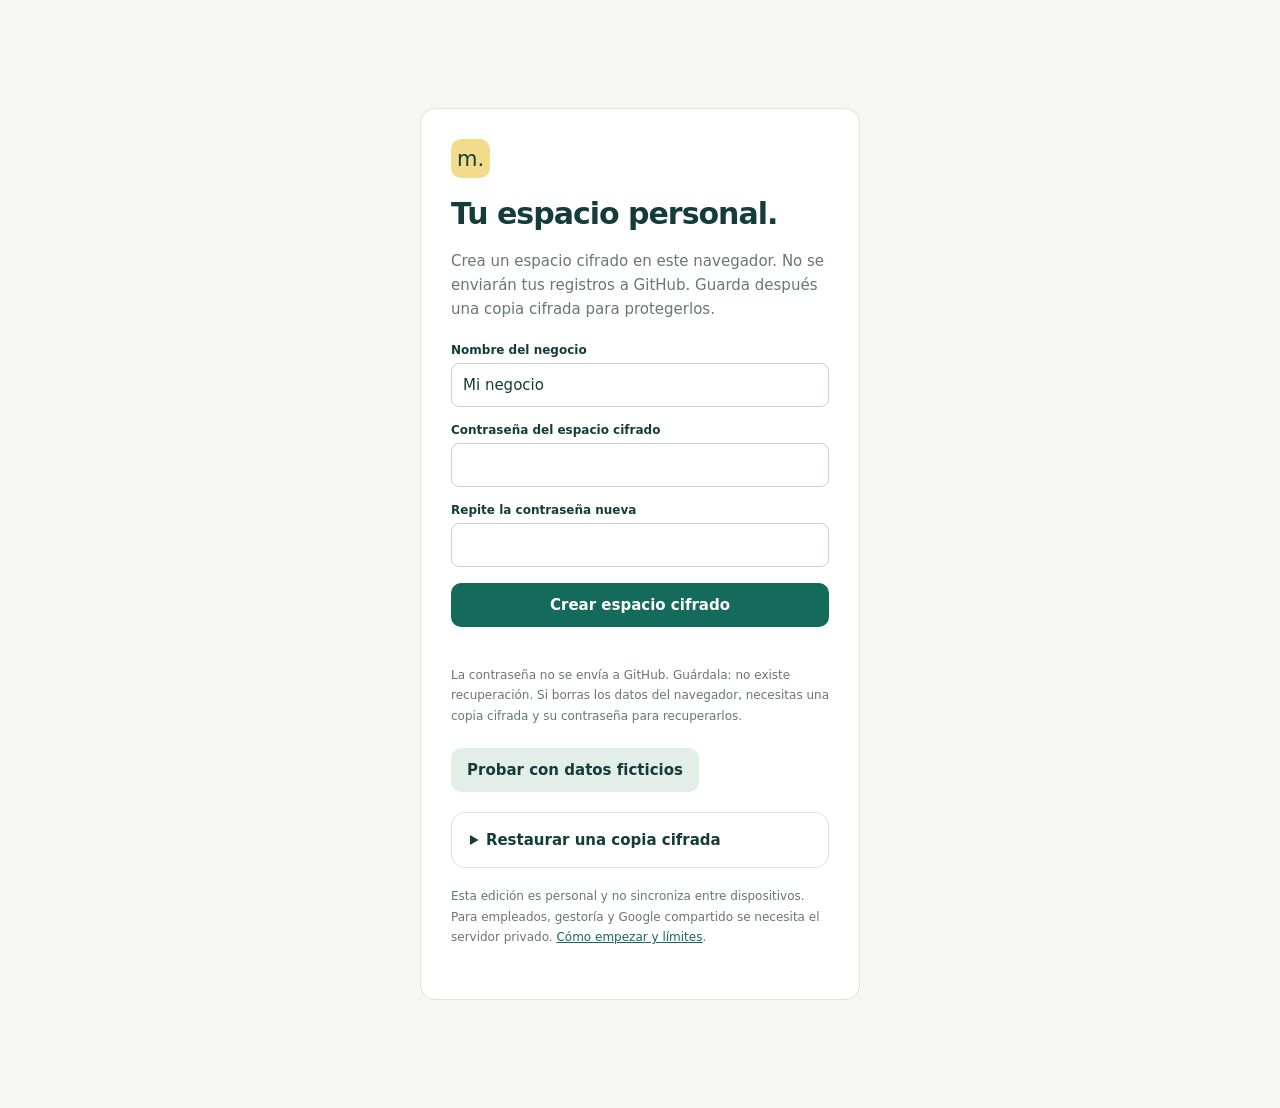
<file: index.html>
<!doctype html>
<html lang="es"><head><meta charset="utf-8"><meta name="viewport" content="width=device-width,initial-scale=1"><title>Mi negocio · Espacio personal</title><meta name="referrer" content="no-referrer"><meta name="robots" content="noindex,nofollow"><link rel="icon" href="icon.svg"><link rel="manifest" href="manifest.webmanifest"><meta name="theme-color" content="#123e39"><meta http-equiv="Content-Security-Policy" content="default-src 'self'; script-src 'self' 'wasm-unsafe-eval'; worker-src 'self' blob:; style-src 'self' 'unsafe-inline'; img-src 'self' data: blob:; connect-src 'self'; object-src 'none'; base-uri 'none'; form-action 'none'">
<link rel="stylesheet" href="app.css"></head><body>
<section id="login" class="card login" hidden><span class="mark">m.</span><h1>Tu espacio personal.</h1><p class="muted" id="vaultIntro">La herramienta se carga desde GitHub Pages. Tus registros se cifran y guardan únicamente en este navegador.</p><form id="loginForm"><div id="newCompany"><label for="email">Nombre del negocio</label><input id="email" name="company" value="Mi negocio" maxlength="200"></div><div><label for="password">Contraseña del espacio cifrado</label><input id="password" name="password" type="password" autocomplete="current-password" minlength="14" required></div><div id="confirmPassword" hidden><label for="passwordAgain">Repite la contraseña nueva</label><input id="passwordAgain" type="password" autocomplete="new-password" minlength="14"></div><button id="unlockVault">Desbloquear</button><button id="createVault" type="button">Crear espacio cifrado</button><p id="loginError" role="alert"></p></form><p class="notice">La contraseña no se envía a GitHub. Guárdala: no existe recuperación. Si borras los datos del navegador, necesitas una copia cifrada y su contraseña para recuperarlos.</p><button id="demoVault" class="secondary" type="button">Probar con datos ficticios</button><details style="margin-top:20px"><summary>Restaurar una copia cifrada</summary><p class="notice">Disponible en un navegador sin espacio previo. No mezcla ni sobrescribe datos existentes. Escribe arriba la contraseña de la copia.</p><label for="restoreFile">Archivo de copia</label><input id="restoreFile" type="file" accept="application/json,.json"><button id="restoreVault" type="button">Restaurar copia</button></details><p class="notice">Esta edición es personal y no sincroniza entre dispositivos. Para empleados, gestoría y Google compartido se necesita el servidor privado. <a href="AYUDA.html">Cómo empezar y límites</a>.</p></section>
<div id="app" hidden>
<aside class="sidebar"><div class="logo"><span class="mark">m.</span> Mi negocio</div><nav aria-label="Módulos"><button data-tab="home" class="active">◫ Resumen</button><button data-tab="sales">↗ Emitidas</button><button data-tab="expenses">↙ Recibidas</button><button data-tab="bank">⇄ Banco</button><button data-tab="assistant">✳ Asistente</button><button data-tab="settings">⚙ Ajustes</button></nav><footer><strong>Guardado en este navegador</strong><br>Espacio personal · v0.3<br>Emisión fiscal bloqueada</footer></aside>
<main class="workspace"><header class="top"><div><p class="eyebrow" id="company">Mi negocio</p><h1 id="pageTitle">Una mirada a tu negocio</h1><p class="subtitle" id="identity"></p></div><div class="actions"><span id="env" class="badge">Piloto</span><button class="quiet" id="refresh">Actualizar</button><button class="quiet" id="backupVault">Guardar copia</button><button class="quiet" id="logout">Bloquear</button></div></header><div class="banner"><strong>Espacio personal: datos cifrados en este navegador, sin sincronización.</strong> Guarda copias periódicas. Los PDF son borradores; las ventas registradas deben proceder de tu sistema fiscal. La emisión fiscal está pendiente de verificación y autorización.</div><div id="busy" aria-live="polite"></div>
<section id="home" class="panel active"><div class="hero"><div><p class="eyebrow">Menos pendientes, más claridad</p><h2>Todo lo que necesita tu atención.</h2><p>Consulta tus cobros, organiza tus documentos y revisa las propuestas del banco antes de confirmarlas.</p></div><div class="actions"><button data-go="sales">Crear un borrador</button><button class="quiet" data-go="bank">Revisar banco</button></div></div><div id="metrics" class="cards"></div><div class="two"><div class="card"><h2>Por cobrar</h2><div id="dueSales"></div></div><div class="card"><h2>Por pagar</h2><div id="dueExpenses"></div></div></div><div class="card"><h2>Necesitan atención</h2><div id="attention"></div></div></section>
<section id="sales" class="panel"><p class="intro">Prepara borradores con tus clientes guardados y controla el cobro de facturas ya emitidas.</p>
<details id="intakeDetails" open class="writer"><summary>Preparar desde datos del cliente</summary>
<p class="notice">Pega los datos o lee una foto o captura. Revisa lo detectado antes de guardar. Se preparará un borrador y quedará en su historial.</p>
<label for="intakeText">Datos del cliente</label><textarea id="intakeText" maxlength="12000" placeholder="Razón social, NIF, dirección, código postal y población"></textarea>
<div class="actions" style="margin:12px 0"><button type="button" id="parseCustomer" class="secondary">Interpretar texto</button></div>
<label for="intakeImage">Foto o captura de los datos · hasta 4 MB</label><input id="intakeImage" type="file" accept="image/jpeg,image/png,image/webp">
<div class="actions" style="margin:12px 0"><button type="button" id="readCustomerImage" class="secondary">Leer foto o captura</button></div><p id="intakeStatus" class="notice" aria-live="polite">La lectura de imágenes se realiza en este navegador. Una captura nítida funciona mejor que una foto inclinada. Los datos detectados pueden contener errores.</p>
<div class="admin" id="preparedListControls" hidden><button type="button" id="syncPreparedList" class="quiet">Actualizar listado preparado en Google</button><p class="notice">Se escribe en una pestaña nueva de la copia del listado. El historial original permanece como referencia. Requiere la versión de Google autorizada.</p></div><form id="intakeForm"><div class="formgrid">
<div><label for="intakeName">Nombre o razón social</label><input id="intakeName" name="name" required maxlength="200"></div>
<div><label for="intakeNif">NIF / CIF / identificación fiscal</label><input id="intakeNif" name="nif" required></div>
<div class="full"><label for="intakeAddress">Dirección fiscal</label><input id="intakeAddress" name="address" required></div>
<div><label for="intakePostcode">Código postal</label><input id="intakePostcode" name="postcode"></div><div><label for="intakeCity">Población</label><input id="intakeCity" name="city"></div>
<div><label for="intakeEmail">Correo (opcional)</label><input id="intakeEmail" name="email" type="email"></div><div><label for="intakePhone">Teléfono (opcional)</label><input id="intakePhone" name="phone"></div>
<div class="full"><label for="intakeDescription">Servicio o concepto que vas a facturar</label><input id="intakeDescription" name="description" required maxlength="800"></div>
<div><label for="intakeQuantity">Cantidad</label><input id="intakeQuantity" name="quantity" type="number" min=".0001" step=".0001" value="1" required></div><div><label for="intakePrice">Precio por unidad sin IVA (€)</label><input id="intakePrice" name="price" type="number" min="0" step=".01" required></div>
<div><label for="intakeVat">IVA (%)</label><select id="intakeVat" name="vat"><option>21</option><option>10</option><option>4</option><option>0</option></select></div>
</div><label class="inlinecheck"><input id="intakeReviewed" type="checkbox" required> He revisado los datos del cliente, el servicio y los importes.</label>
<button>Guardar cliente y preparar borrador</button><p class="notice">Fecha de hoy automática. El documento se guarda como borrador. La emisión fiscal y la anotación en el listado de facturas emitidas siguen pendientes de activación.</p></form></details>

<details id="draftDetails" open class="writer"><summary>Crear borrador</summary><form id="draftForm"><div class="formgrid"><div><label for="clientId">Cliente</label><select id="clientId" name="clientId" required></select></div><div><label for="draftDate">Fecha del borrador</label><input id="draftDate" name="date" type="date" readonly required><label class="inlinecheck" style="margin-top:8px"><input id="autoDraftDate" type="checkbox" checked> Usar la fecha de hoy automáticamente</label></div><div><label for="series">Serie interna</label><input id="series" name="series" value="BOR" pattern="[A-Za-z0-9_-]{1,16}" maxlength="16" required></div><div><label for="draftAttachment">Albarán o documento guardado</label><select id="draftAttachment" name="documentId"></select></div><div class="full"><label for="draftPhoto">Fotografiar albarán o elegir una imagen (opcional)</label><input id="draftPhoto" type="file" accept="image/jpeg,image/png,image/webp" capture="environment"><button type="button" id="uploadDraftPhoto" class="secondary" style="margin-top:10px">Guardar foto y usarla</button><p id="draftPhotoStatus" class="notice" aria-live="polite">Hasta 4 MB. La foto se conserva como apoyo del borrador. Revisa e introduce los conceptos; la lectura automática por IA está pendiente.</p></div></div><div><h3>Conceptos</h3><div id="draftLines"></div><button type="button" id="addLine" class="secondary">+ Añadir concepto</button></div><div class="total" id="draftTotal">Total orientativo: 0,00 €</div><div><label for="draftNote">Observaciones</label><textarea id="draftNote" name="note"></textarea></div><div class="actions"><button>Guardar borrador</button><small>Consecutivo interno; no genera número fiscal.</small></div></form></details>
<details class="writer"><summary>Guardar cliente</summary><form id="clientForm"><div class="formgrid"><div><label for="clientName">Nombre o razón social</label><input id="clientName" name="name" required maxlength="200"></div><div><label for="clientNif">NIF / CIF</label><input id="clientNif" name="nif"></div><div><label for="clientEmail">Correo</label><input id="clientEmail" type="email" name="email"></div><div><label for="clientPhone">Teléfono</label><input id="clientPhone" name="phone"></div><div class="full"><label for="clientAddress">Dirección fiscal</label><input id="clientAddress" name="address"></div><div><label for="clientCity">Población</label><input id="clientCity" name="city"></div><div><label for="clientPostcode">Código postal</label><input id="clientPostcode" name="postcode"></div></div><button>Guardar cliente</button></form></details>
<div class="card"><div class="sectionhead"><h2>Historial de borradores</h2><input id="draftSearch" class="search" aria-label="Buscar borradores" placeholder="Buscar cliente, concepto o borrador"></div><div id="draftTable" class="scroll"></div></div>
<div class="card finance"><div class="sectionhead"><h2>Facturas ya emitidas</h2><input id="salesSearch" class="search" aria-label="Buscar facturas emitidas" placeholder="Buscar cliente o número"></div><div id="salesTable" class="scroll"></div></div></section>
<section id="expenses" class="panel"><p class="intro">Recoge los documentos y revisa sus datos antes de confirmar un gasto.</p><div class="two"><div class="card writer"><h2>Subir un documento</h2><form id="uploadForm"><label for="documentFile">PDF o fotografía · hasta 4 MB</label><input id="documentFile" type="file" accept="application/pdf,image/jpeg,image/png,image/webp" required><button>Guardar en revisión</button></form><p class="notice">La extracción por IA no está conectada. Revisa el documento y registra sus datos. No se envía a servicios externos.</p></div><div class="card admin"><h2>Tu registro de siempre</h2><p class="muted">La conexión con tu registro de Google está pendiente del despliegue privado. Esta edición no lee ni modifica tus hojas de Google.</p><button id="sync" class="secondary" style="margin-top:18px">Conexión Google pendiente</button><p class="notice">No hay sincronización con Google ni entre dispositivos. El proceso anterior de correo permanece separado.</p></div></div>
<details class="admin"><summary>Registrar factura recibida o factura de venta ya emitida</summary><form id="invoiceForm"><div class="formgrid"><div><label for="invoiceType">Registro</label><select id="invoiceType" name="type"><option value="received">Factura recibida</option><option value="sales">Venta ya emitida en otro programa</option></select></div><div><label for="docType">Tipo de documento</label><select id="docType" name="docType"><option value="invoice">Factura</option><option value="quote">Presupuesto</option><option value="delivery">Albarán</option><option value="reservation">Reserva</option><option value="other">Otro</option></select></div><div><label for="invoiceName">Proveedor o cliente</label><input id="invoiceName" name="name" required></div><div><label for="invoiceNif">NIF / CIF</label><input id="invoiceNif" name="nif"></div><div><label for="invoiceNumber">Número del documento</label><input id="invoiceNumber" name="number"></div><div><label for="invoiceDate">Fecha</label><input id="invoiceDate" name="date" type="date" required></div><div><label for="invoiceDue">Vencimiento (opcional)</label><input id="invoiceDue" name="dueDate" type="date"></div><div><label for="invoiceDocument">Documento subido (opcional)</label><select id="invoiceDocument" name="documentId"></select></div><div><label for="invoiceBase">Base (€)</label><input id="invoiceBase" name="base" type="number" min="0" step=".01" required></div><div><label for="invoiceTax">IVA total (€)</label><input id="invoiceTax" name="tax" type="number" min="0" step=".01" value="0" required></div><div><label for="invoiceTotal">Total (€)</label><input id="invoiceTotal" name="total" type="number" min=".01" step=".01" required></div><div><label for="invoiceDescription">Concepto</label><input id="invoiceDescription" name="description"></div></div><label class="inlinecheck"><input type="checkbox" name="confirmed"> He revisado los datos y el documento es una factura.</label><label class="inlinecheck"><input type="checkbox" name="externalConfirmed"> Si es una venta, confirmo que ya fue emitida en mi programa fiscal.</label><button>Guardar registro</button></form></details>
<div class="card"><div class="sectionhead"><h2>Documentos por revisar</h2><input id="documentSearch" class="search" placeholder="Buscar documento" aria-label="Buscar documentos"></div><div id="documentTable" class="scroll"></div></div><div class="card finance"><div class="sectionhead"><h2>Historial de gastos</h2><input id="expenseSearch" class="search" placeholder="Buscar proveedor o factura" aria-label="Buscar facturas recibidas"></div><div id="expenseTable" class="scroll"></div></div>
<details class="admin"><summary>Completar y confirmar un registro pendiente</summary><form id="reviewForm"><div><label for="reviewId">Documento del registro</label><select id="reviewId" name="id"></select></div><div class="formgrid"><div><label for="reviewNif">NIF correcto</label><input id="reviewNif" name="nif" required></div><div><label for="reviewNumber">Número de factura</label><input id="reviewNumber" name="number" required></div><div><label for="reviewDate">Fecha correcta</label><input id="reviewDate" name="date" type="date" required></div><div><label for="reviewBase">Base (€)</label><input id="reviewBase" name="base" type="number" step=".01" required></div><div><label for="reviewTax">IVA (€)</label><input id="reviewTax" name="tax" type="number" step=".01" required></div><div><label for="reviewTotal">Total (€)</label><input id="reviewTotal" name="total" type="number" step=".01" required></div></div><label class="inlinecheck"><input name="checked" type="checkbox" required> He verificado el original: es una factura y estos datos son correctos.</label><button>Confirmar como factura</button></form></details></section>
<section id="bank" class="panel finance"><p class="intro">Importa tus movimientos y confirma cada asociación. Los cargos llevan signo negativo y los cobros positivo.</p><div class="two"><div class="card admin"><h2>Importar movimientos</h2><form id="bankForm"><div><label for="bankAccount">Nombre de cuenta (sin contraseña)</label><input id="bankAccount" name="account" value="Cuenta principal" required></div><div><label for="bankFile">Extracto CSV</label><input id="bankFile" type="file" accept=".csv" required></div><button>Importar extracto</button></form><p class="notice">Cabeceras: Fecha;Concepto;Importe;Referencia. Usa una referencia bancaria estable si el banco la proporciona.</p><div id="importReport" class="notice"></div></div><div class="card"><h2>Coincidencias por revisar</h2><p class="muted">Las propuestas son orientativas. Solo tu confirmación registra el pago.</p><button id="propose" class="secondary admin" style="margin-top:20px">Buscar coincidencias</button><p class="notice">Los cargos sin conciliar pueden corresponder a una factura que falta, una comisión u otro gasto. Revisa el concepto.</p></div></div><div class="card"><h2>Propuestas de conciliación</h2><div id="proposalTable" class="scroll"></div></div><div class="card"><div class="sectionhead"><h2>Movimientos</h2><input id="bankSearch" class="search" placeholder="Buscar movimiento o referencia" aria-label="Buscar movimientos"></div><div id="bankTable" class="scroll"></div></div>
<details class="admin"><summary>Repartir un movimiento o registrar un pago manual</summary><p class="notice">Puedes repartir un movimiento entre varias facturas. Si el pago ya se anotó manualmente, elígelo en «Pago manual previo» para asociarlo sin duplicar el saldo.</p><form id="allocateForm"><div class="formgrid"><div><label for="allocationBank">Movimiento</label><select id="allocationBank" name="bankId"></select></div><div><label for="allocationDate">Fecha del pago manual (si no hay banco)</label><input id="allocationDate" name="date" type="date"></div></div><div id="allocationLines"></div><button id="addAllocation" type="button" class="secondary">+ Añadir factura al reparto</button><div><label for="oldPayment">Pago manual previo (una sola línea)</label><select id="oldPayment"><option value="">Crear pago nuevo</option></select></div><div><label for="allocationNote">Nota del pago</label><input id="allocationNote" name="note"></div><button>Confirmar pago o reparto</button></form></details><div class="card"><h2>Pagos registrados</h2><div id="paymentTable" class="scroll"></div></div></section>
<section id="assistant" class="panel"><div class="hero"><div><p class="eyebrow">Respuestas desde tus registros</p><h2>Encuentra lo que necesitas saber.</h2><p>Este asistente resuelve consultas mediante reglas sobre los datos autorizados. La IA generativa y la lectura automática de imágenes están pendientes de conexión.</p></div><span class="badge">Sin envío de datos a terceros</span></div><div class="questions" id="questions"></div><div class="card"><form id="askForm"><label for="question">Tu consulta</label><textarea id="question" name="question" placeholder="¿Qué clientes me deben dinero?" required></textarea><button>Consultar mis datos</button></form><div id="answer" aria-live="polite"></div></div></section>
<section id="settings" class="panel"><div class="card admin"><h2>Mis datos de empresa</h2><label for="issuerImport">Importar datos preparados de mi empresa (opcional)</label><input id="issuerImport" type="file" accept="application/json,.json"><p class="notice">La importación rellena los campos. Revisa y guarda para utilizarlos en nuevos borradores.</p><form id="companyForm"><label for="companyName">Nombre o razón social</label><input id="companyName" name="company" required><label for="issuerNif">NIF / CIF</label><input id="issuerNif" name="nif"><label for="issuerAddress">Dirección fiscal</label><input id="issuerAddress" name="address"><label for="issuerPostcode">Código postal</label><input id="issuerPostcode" name="postcode"><label for="issuerCity">Población</label><input id="issuerCity" name="city"><button>Guardar datos de empresa</button></form></div><div class="card"><h2>Acceso y alcance</h2><p class="notice">Administrador: gestión completa. Empleado: solo sus clientes, borradores, adjuntos e incidencias. Gestoría: lectura financiera, sin cambios. Esta edición de Pages funciona como espacio personal en tu navegador. Los perfiles de empleados y gestoría y el trabajo compartido requieren el servidor privado; no se habilitan aquí.</p></div><details class="admin" id="localUsers"><summary>Gestionar acceso local</summary><p class="notice">Guardar aquí concede o cambia el acceso de la persona indicada a esta aplicación local. No comparte archivos de Google.</p><form id="userForm"><div class="formgrid"><div><label for="userEmail">Correo de la persona</label><input id="userEmail" name="email" type="email" required></div><div><label for="userRole">Permiso</label><select id="userRole" name="role"><option value="employee">Empleado</option><option value="adviser">Gestoría (lectura)</option><option value="admin">Administrador</option></select></div><div><label for="userPassword">Contraseña local inicial o nueva (mínimo 12 caracteres)</label><input id="userPassword" name="password" type="password" minlength="12" autocomplete="new-password"></div><div><label for="userActive">Acceso</label><select id="userActive" name="active"><option value="true">Activado</option><option value="false">Desactivado</option></select></div></div><button>Guardar permiso de acceso local</button></form><div id="userTable" class="scroll"></div></details><details class="admin"><summary>Registro de operaciones</summary><p class="notice">Historial encadenado para control interno. No sustituye los registros fiscales inalterables ni constituye una certificación de cumplimiento.</p><div id="auditTable" class="scroll audit"></div></details><div class="card writer"><h2>Cuéntanos qué mejorar</h2><form id="issueForm"><label for="issueDescription">Incidencia o idea</label><textarea id="issueDescription" name="description" required></textarea><button>Guardar incidencia</button></form></div></section>
</main></div><div id="toast" role="status" hidden></div>
<script src="engine.js"></script><script src="hash.js"></script><script src="pdf.js"></script><script src="vault.js"></script><script src="browser-backend.js"></script><script src="app.js"></script></body></html>
</file>
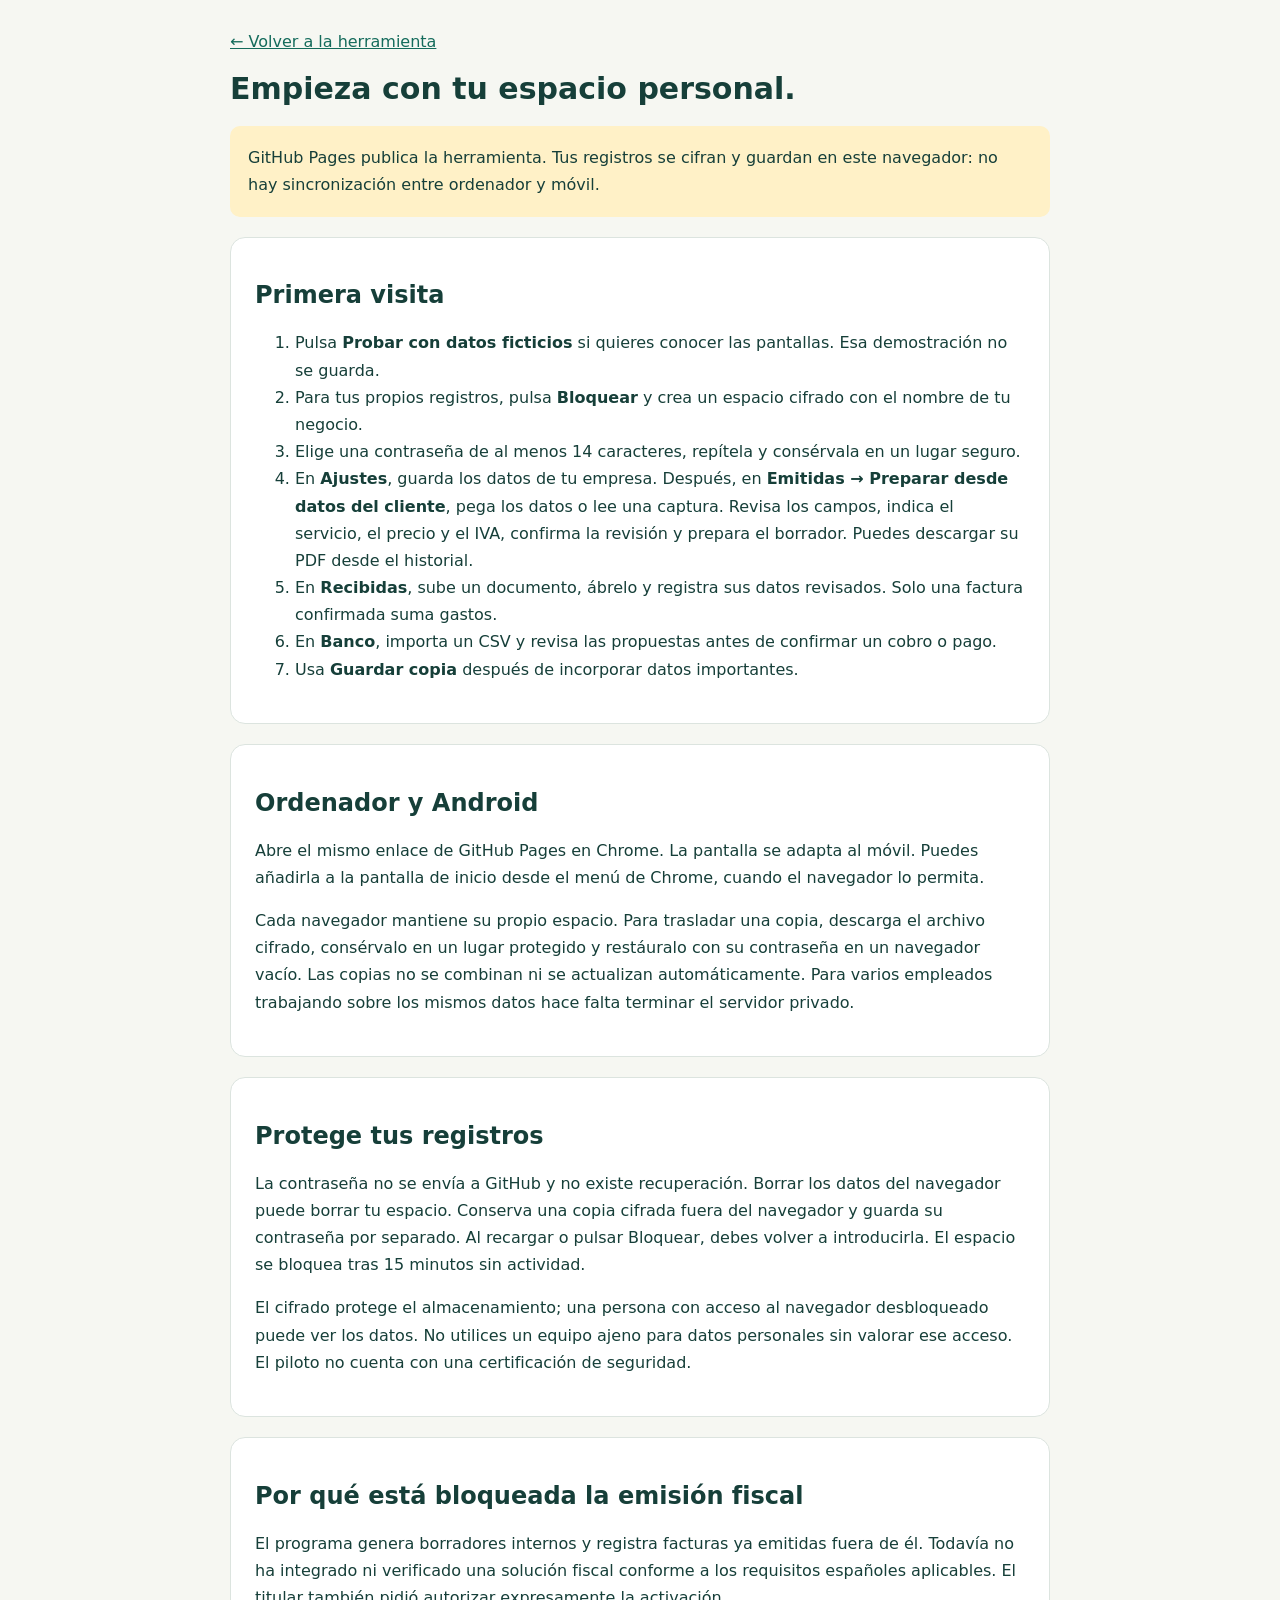
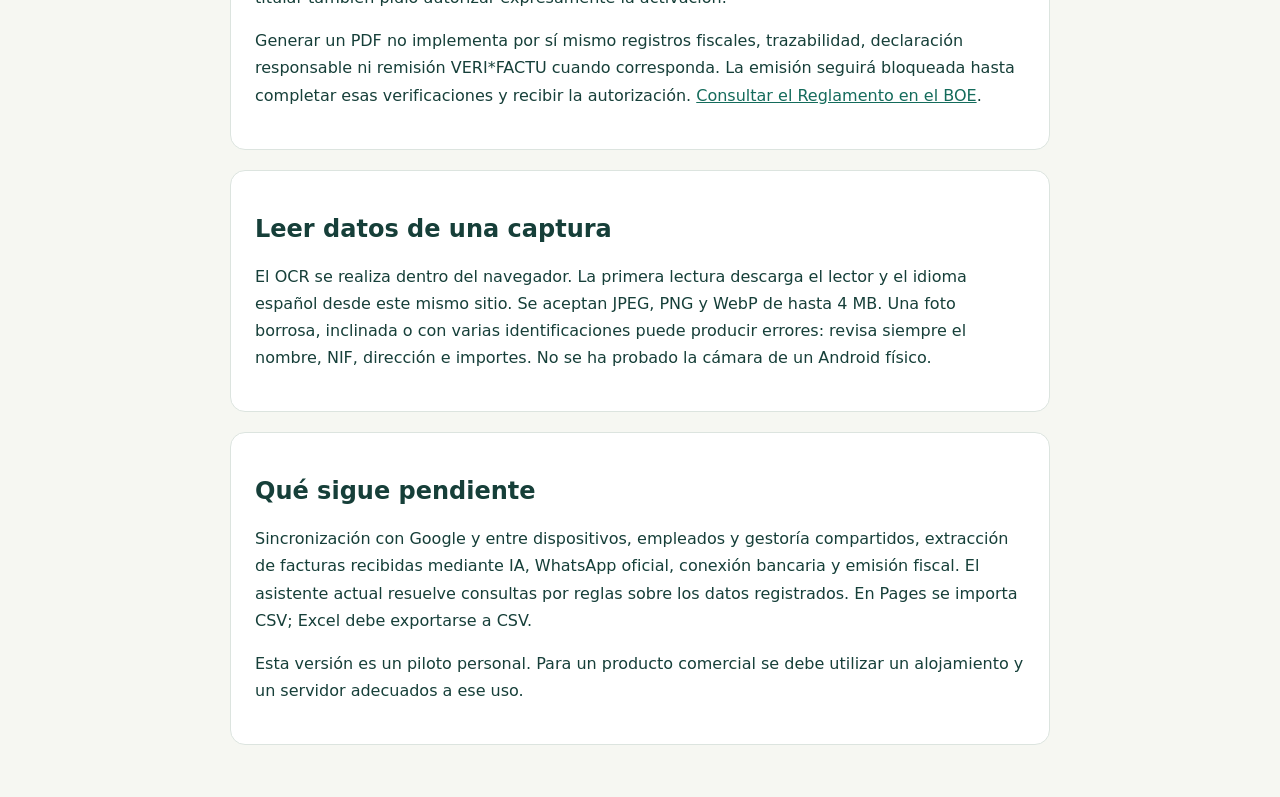
<file: AYUDA.html>
<!doctype html><html lang="es"><head><meta charset="utf-8"><meta name="viewport" content="width=device-width,initial-scale=1"><meta name="referrer" content="no-referrer"><title>Cómo empezar · Mi negocio</title><style>body{font:16px system-ui;color:#163f39;background:#f6f7f2;margin:0}main{max-width:820px;margin:auto;padding:32px 22px}section{background:white;padding:24px;border:1px solid #dce4df;border-radius:15px;margin:20px 0}p,li{line-height:1.7}a{color:#146b5b}.notice{background:#fff1c7;padding:18px;border-radius:10px}h1{font-size:30px}</style></head><body><main><a href="./">← Volver a la herramienta</a><h1>Empieza con tu espacio personal.</h1><p class="notice">GitHub Pages publica la herramienta. Tus registros se cifran y guardan en este navegador: no hay sincronización entre ordenador y móvil.</p><section><h2>Primera visita</h2><ol><li>Pulsa <b>Probar con datos ficticios</b> si quieres conocer las pantallas. Esa demostración no se guarda.</li><li>Para tus propios registros, pulsa <b>Bloquear</b> y crea un espacio cifrado con el nombre de tu negocio.</li><li>Elige una contraseña de al menos 14 caracteres, repítela y consérvala en un lugar seguro.</li><li>En <b>Ajustes</b>, guarda los datos de tu empresa. Después, en <b>Emitidas → Preparar desde datos del cliente</b>, pega los datos o lee una captura. Revisa los campos, indica el servicio, el precio y el IVA, confirma la revisión y prepara el borrador. Puedes descargar su PDF desde el historial.</li><li>En <b>Recibidas</b>, sube un documento, ábrelo y registra sus datos revisados. Solo una factura confirmada suma gastos.</li><li>En <b>Banco</b>, importa un CSV y revisa las propuestas antes de confirmar un cobro o pago.</li><li>Usa <b>Guardar copia</b> después de incorporar datos importantes.</li></ol></section><section><h2>Ordenador y Android</h2><p>Abre el mismo enlace de GitHub Pages en Chrome. La pantalla se adapta al móvil. Puedes añadirla a la pantalla de inicio desde el menú de Chrome, cuando el navegador lo permita.</p><p>Cada navegador mantiene su propio espacio. Para trasladar una copia, descarga el archivo cifrado, consérvalo en un lugar protegido y restáuralo con su contraseña en un navegador vacío. Las copias no se combinan ni se actualizan automáticamente. Para varios empleados trabajando sobre los mismos datos hace falta terminar el servidor privado.</p></section><section><h2>Protege tus registros</h2><p>La contraseña no se envía a GitHub y no existe recuperación. Borrar los datos del navegador puede borrar tu espacio. Conserva una copia cifrada fuera del navegador y guarda su contraseña por separado. Al recargar o pulsar Bloquear, debes volver a introducirla. El espacio se bloquea tras 15 minutos sin actividad.</p><p>El cifrado protege el almacenamiento; una persona con acceso al navegador desbloqueado puede ver los datos. No utilices un equipo ajeno para datos personales sin valorar ese acceso. El piloto no cuenta con una certificación de seguridad.</p></section><section><h2>Por qué está bloqueada la emisión fiscal</h2><p>El programa genera borradores internos y registra facturas ya emitidas fuera de él. Todavía no ha integrado ni verificado una solución fiscal conforme a los requisitos españoles aplicables. El titular también pidió autorizar expresamente la activación.</p><p>Generar un PDF no implementa por sí mismo registros fiscales, trazabilidad, declaración responsable ni remisión VERI*FACTU cuando corresponda. La emisión seguirá bloqueada hasta completar esas verificaciones y recibir la autorización. <a href="https://www.boe.es/buscar/act.php?id=BOE-A-2023-24840" rel="noopener noreferrer" target="_blank">Consultar el Reglamento en el BOE</a>.</p></section><section><h2>Leer datos de una captura</h2><p>El OCR se realiza dentro del navegador. La primera lectura descarga el lector y el idioma español desde este mismo sitio. Se aceptan JPEG, PNG y WebP de hasta 4 MB. Una foto borrosa, inclinada o con varias identificaciones puede producir errores: revisa siempre el nombre, NIF, dirección e importes. No se ha probado la cámara de un Android físico.</p></section><section><h2>Qué sigue pendiente</h2><p>Sincronización con Google y entre dispositivos, empleados y gestoría compartidos, extracción de facturas recibidas mediante IA, WhatsApp oficial, conexión bancaria y emisión fiscal. El asistente actual resuelve consultas por reglas sobre los datos registrados. En Pages se importa CSV; Excel debe exportarse a CSV.</p><p>Esta versión es un piloto personal. Para un producto comercial se debe utilizar un alojamiento y un servidor adecuados a ese uso.</p></section></main></body></html>
</file>
<file: app.css>
:root{--ink:#143c3b;--muted:#677775;--green:#146b5b;--cream:#f6f7f2;--line:#dce4df;--gold:#f2dc8c;--red:#a23e2c}*{box-sizing:border-box}body{margin:0;font:15px system-ui,-apple-system,Arial,sans-serif;color:var(--ink);background:var(--cream)}button,input,select,textarea{font:inherit}button,a,input,select,textarea{outline-offset:4px}button{border:0;border-radius:10px;padding:11px 16px;background:var(--green);color:white;cursor:pointer;font-weight:650;min-height:44px}button:hover{filter:brightness(.95)}button:disabled{opacity:.55;cursor:wait}button.secondary{background:#e4eee8;color:var(--ink)}button.quiet{background:transparent;color:var(--ink);border:1px solid var(--line)}button.danger{color:var(--red);background:#fae9e4}button.small{font-size:12px;padding:6px 10px;min-height:36px}h1,h2,h3,p{margin:0}h1{font-size:30px;font-weight:650;letter-spacing:-1px}h2{font-size:20px;margin-bottom:14px}h3{font-size:15px;margin-bottom:10px}p{line-height:1.6}small,.muted{color:var(--muted)}a{color:var(--green)}.sidebar{position:fixed;inset:0 auto 0 0;width:225px;background:#123e39;color:#e8f2e9;padding:32px 20px;display:flex;flex-direction:column;z-index:20}.logo{display:flex;gap:12px;align-items:center;font-size:20px;font-weight:700;margin-bottom:45px}.mark{background:var(--gold);color:#183d37;border-radius:10px;width:39px;height:39px;display:grid;place-items:center;font-size:21px}.sidebar nav{display:grid;gap:7px}.sidebar nav button{background:transparent;text-align:left;color:#d4e4db;display:flex;gap:12px}.sidebar nav button.active{background:#31594d;color:#fff}.sidebar footer{margin-top:auto;color:#b7cfc2;font-size:12px;line-height:1.7}.sidebar footer strong{color:var(--gold)}.workspace{margin-left:225px;max-width:1600px;padding:35px 42px 70px}.top{display:flex;justify-content:space-between;align-items:center;gap:15px;margin-bottom:28px}.eyebrow{text-transform:uppercase;font-size:11px;letter-spacing:1.8px;font-weight:750;color:#4b7363;margin-bottom:7px}.badge{display:inline-block;padding:5px 9px;font-size:11px;font-weight:700;border-radius:8px;background:#e5eee7;color:#245e4e}.badge.warn{background:#fbefd0;color:#755713}.badge.red{background:#fae6df;color:#9b3b29}.actions{display:flex;gap:8px;flex-wrap:wrap;align-items:center}.banner{border:1px solid #dfd9bb;background:#fff9e8;border-radius:12px;padding:13px 17px;margin-bottom:24px;font-size:13px}.panel{display:none}.panel.active{display:block}.cards{display:grid;grid-template-columns:repeat(4,minmax(0,1fr));gap:16px;margin:20px 0}.card{background:white;border:1px solid var(--line);border-radius:15px;padding:22px;margin-bottom:18px}.cards .card{margin:0}.metric{font-size:28px;letter-spacing:-1px;font-weight:650;display:block;margin:12px 0 4px}.hero{background:#e5ede3;border-radius:17px;padding:28px;display:flex;justify-content:space-between;align-items:center;gap:20px}.hero p{max-width:510px;color:#517164;margin-top:10px}.two{display:grid;grid-template-columns:1fr 1fr;gap:18px}.formgrid{display:grid;grid-template-columns:repeat(2,minmax(0,1fr));gap:14px}label{display:block;font-size:12px;font-weight:700;margin-bottom:6px}input,select,textarea{width:100%;border:1px solid #c9d5cc;background:white;color:var(--ink);border-radius:8px;padding:11px;min-height:44px}textarea{min-height:80px;resize:vertical}input[type=checkbox]{width:18px;min-height:18px}input[type=file]{font-size:12px}form{display:grid;gap:16px}details{background:white;border:1px solid var(--line);border-radius:14px;padding:18px;margin-bottom:18px}summary{cursor:pointer;font-weight:700}details form,details>p{margin-top:16px}.full{grid-column:1/-1}.scroll{overflow-x:auto}table{width:100%;border-collapse:collapse;font-size:13px}th{font-size:11px;text-transform:uppercase;letter-spacing:.5px;color:var(--muted);text-align:left;background:#f7f9f6}th,td{padding:13px 11px;border-bottom:1px solid #e6ece7;vertical-align:top}td:first-child{font-weight:600}td .muted{font-size:11px;display:block;margin-top:4px}.empty{padding:28px;text-align:center;color:var(--muted);font-size:14px}.search{max-width:350px}.sectionhead{display:flex;justify-content:space-between;align-items:center;gap:10px;margin-bottom:14px}.line{display:grid;grid-template-columns:3fr .8fr 1.2fr .8fr .8fr auto;gap:8px;margin-bottom:10px}.line label{font-size:11px}.line button{align-self:end}.total{font-size:21px;font-weight:700;text-align:right;padding:12px 0}.notice{font-size:12px;color:var(--muted);line-height:1.7}.listrow{padding:14px 0;border-bottom:1px solid var(--line);display:flex;justify-content:space-between;gap:10px}.question{background:#f0f4ee;border:1px solid var(--line);text-align:left;color:var(--ink);font-weight:450}.questions{display:grid;grid-template-columns:1fr 1fr;gap:10px;margin:22px 0}.answer{border-left:3px solid var(--green);padding:18px;background:#eff5ef;margin-top:20px}.login{max-width:440px;margin:12vh auto;padding:30px}.login h1{margin:18px 0}.login p{margin-bottom:22px}#toast{position:fixed;bottom:24px;right:25px;background:#163f37;color:white;padding:16px 22px;max-width:560px;z-index:100;border-radius:12px;box-shadow:0 8px 30px #143c3b30;white-space:pre-line}#busy{font-size:12px;min-height:20px;color:var(--green)}[hidden]{display:none!important}.inlinecheck{display:flex;align-items:center;gap:10px;font-size:13px}.allocation{display:grid;grid-template-columns:2fr 1fr auto;gap:9px;margin-bottom:10px}.chip{white-space:nowrap}.intro{margin-bottom:20px;color:var(--muted)}#loginError{color:var(--red)}.audit{font:12px monospace}.subtitle{font-size:12px;color:var(--muted);margin-top:8px}.amount{white-space:nowrap}
@media(max-width:1100px){.workspace{padding:28px 22px}.cards{grid-template-columns:repeat(2,minmax(0,1fr))}.two{grid-template-columns:1fr}.sidebar{width:190px}.workspace{margin-left:190px}}
@media(max-width:700px){.sidebar{position:sticky;inset:0;width:100%;padding:12px;display:block}.logo{margin:0 0 12px;font-size:18px}.mark{width:30px;height:30px;font-size:16px}.sidebar nav{display:flex;overflow:auto;gap:4px}.sidebar nav button{padding:9px 12px;white-space:nowrap;min-height:40px;font-size:12px}.sidebar footer{display:none}.workspace{margin-left:0;padding:23px 14px 55px}h1{font-size:26px}.top{align-items:start;margin-bottom:18px}.top .actions{justify-content:end}.top .actions button{font-size:12px;padding:8px}.hero{padding:20px;display:block}.hero .actions{margin-top:18px}.card{padding:17px}.cards{gap:10px}.metric{font-size:24px}.formgrid,.questions{grid-template-columns:1fr}.line{grid-template-columns:repeat(2,minmax(0,1fr));border-bottom:1px solid var(--line);padding-bottom:14px}.line>div:first-child{grid-column:1/-1}.line button{grid-column:2}.sectionhead{align-items:start;flex-direction:column}.search{max-width:none}.allocation{grid-template-columns:1fr 1fr}.allocation select{grid-column:1/-1}th,td{padding:10px 8px;font-size:12px}#toast{left:12px;right:12px;bottom:15px}.banner{font-size:12px}.login{margin:40px 14px}}
</file>
